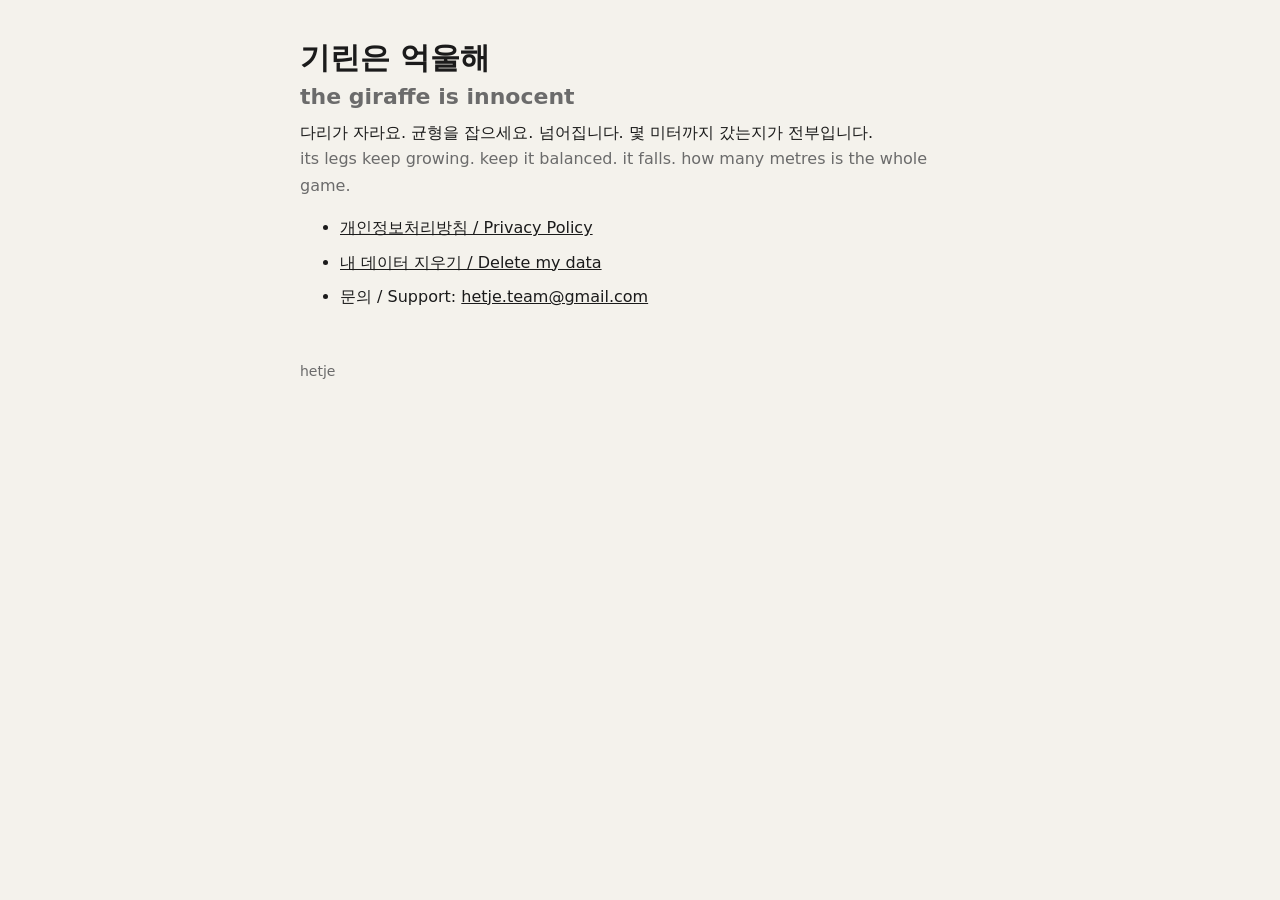
<file: growleg/index.html>
<!doctype html><html lang="ko"><head><meta charset="utf-8"><meta name="viewport" content="width=device-width,initial-scale=1">
<title>기린은 억울해 · the giraffe is innocent</title>
<link rel="stylesheet" href="style.css"></head><body><main>
<h1>기린은 억울해<br><span class="muted" style="font-size:22px">the giraffe is innocent</span></h1>
<p>다리가 자라요. 균형을 잡으세요. 넘어집니다. 몇 미터까지 갔는지가 전부입니다.<br>
<span class="muted">its legs keep growing. keep it balanced. it falls. how many metres is the whole game.</span></p>
<ul>
<li><a href="privacy.html">개인정보처리방침 / Privacy Policy</a></li>
<li><a href="delete.html">내 데이터 지우기 / Delete my data</a></li>
<li>문의 / Support: <a href="mailto:hetje.team@gmail.com">hetje.team@gmail.com</a></li>
</ul>
<footer>hetje</footer>
</main></body></html>
</file>
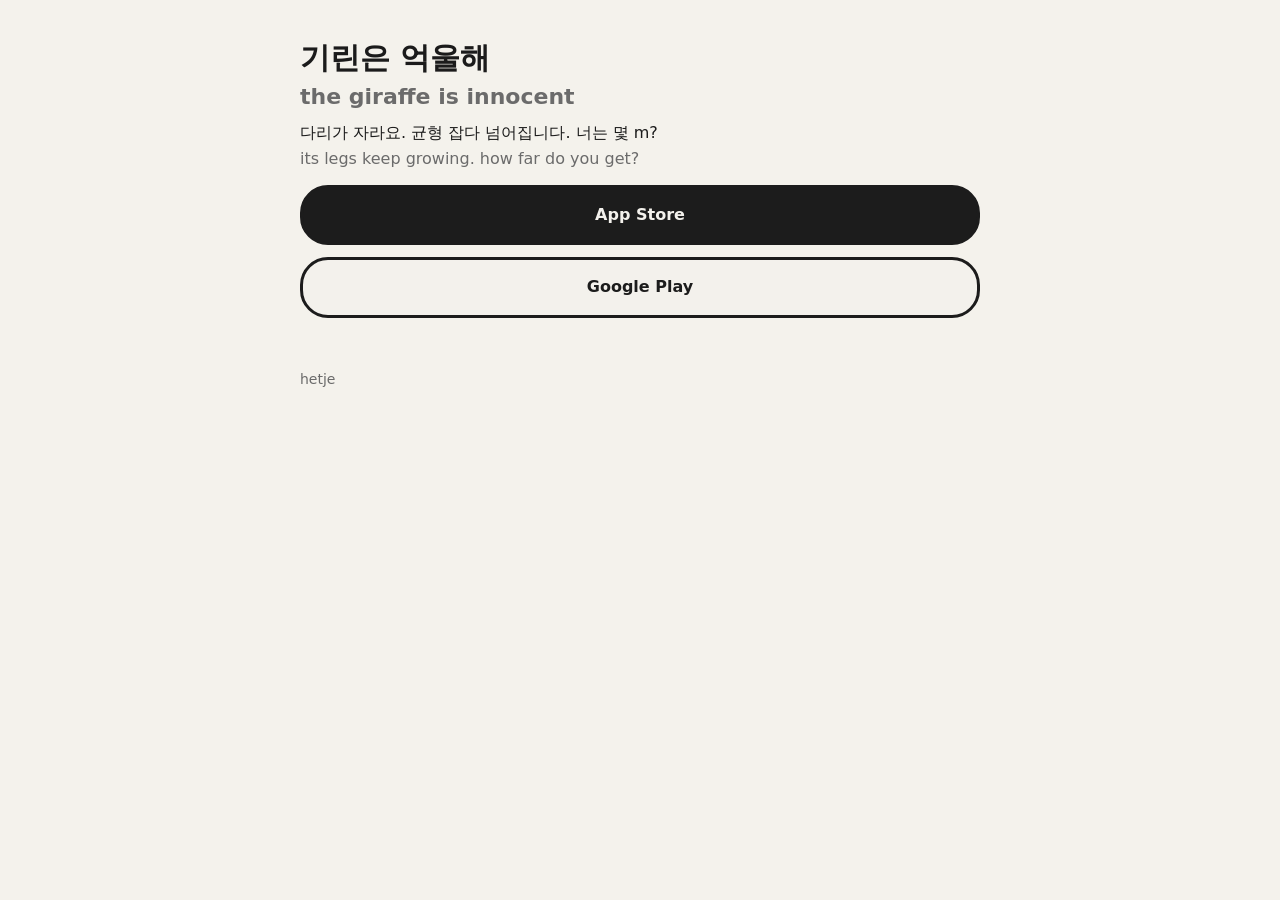
<file: growleg/go/index.html>
<!doctype html><html lang="ko"><head><meta charset="utf-8"><meta name="viewport" content="width=device-width,initial-scale=1">
<title>기린은 억울해 · 도전하러 가기</title>
<meta name="description" content="다리가 자라요. 균형 잡다 넘어집니다. 너는 몇 m?">
<meta property="og:type" content="website">
<meta property="og:title" content="기린은 억울해 - 다리가 자라요">
<meta property="og:description" content="다리가 자라요. 균형 잡다 넘어집니다. 너는 몇 m?">
<meta property="og:image" content="https://hetje-team.github.io/growleg/go/og.png">
<meta property="og:image:width" content="1024"><meta property="og:image:height" content="500">
<meta property="og:url" content="https://hetje-team.github.io/growleg/go/">
<meta name="twitter:card" content="summary_large_image">
<link rel="stylesheet" href="../style.css">
<style>.btn{display:block;margin:12px 0;padding:14px 18px;border:3px solid #1c1c1c;border-radius:28px;text-align:center;font-weight:700;text-decoration:none;color:#1c1c1c;background:#f3f1ec}.btn.main{background:#1c1c1c;color:#f3f1ec}</style>
<script>
(function(){
  var ios="https://apps.apple.com/app/id6814062068";
  var android="https://play.google.com/store/apps/details?id=com.hetje.growleg";
  var ua=navigator.userAgent||"";
  var isIOS=/iPhone|iPad|iPod/i.test(ua)||(/Macintosh/.test(ua)&&navigator.maxTouchPoints>1);
  var isAndroid=/Android/i.test(ua);
  if(isIOS){location.replace(ios);}else if(isAndroid){location.replace(android);}
})();
</script></head><body><main>
<h1>기린은 억울해<br><span class="muted" style="font-size:22px">the giraffe is innocent</span></h1>
<p>다리가 자라요. 균형 잡다 넘어집니다. 너는 몇 m?<br><span class="muted">its legs keep growing. how far do you get?</span></p>
<a class="btn main" href="https://apps.apple.com/app/id6814062068">App Store</a>
<a class="btn" href="https://play.google.com/store/apps/details?id=com.hetje.growleg">Google Play</a>
<footer>hetje</footer>
</main></body></html>
</file>
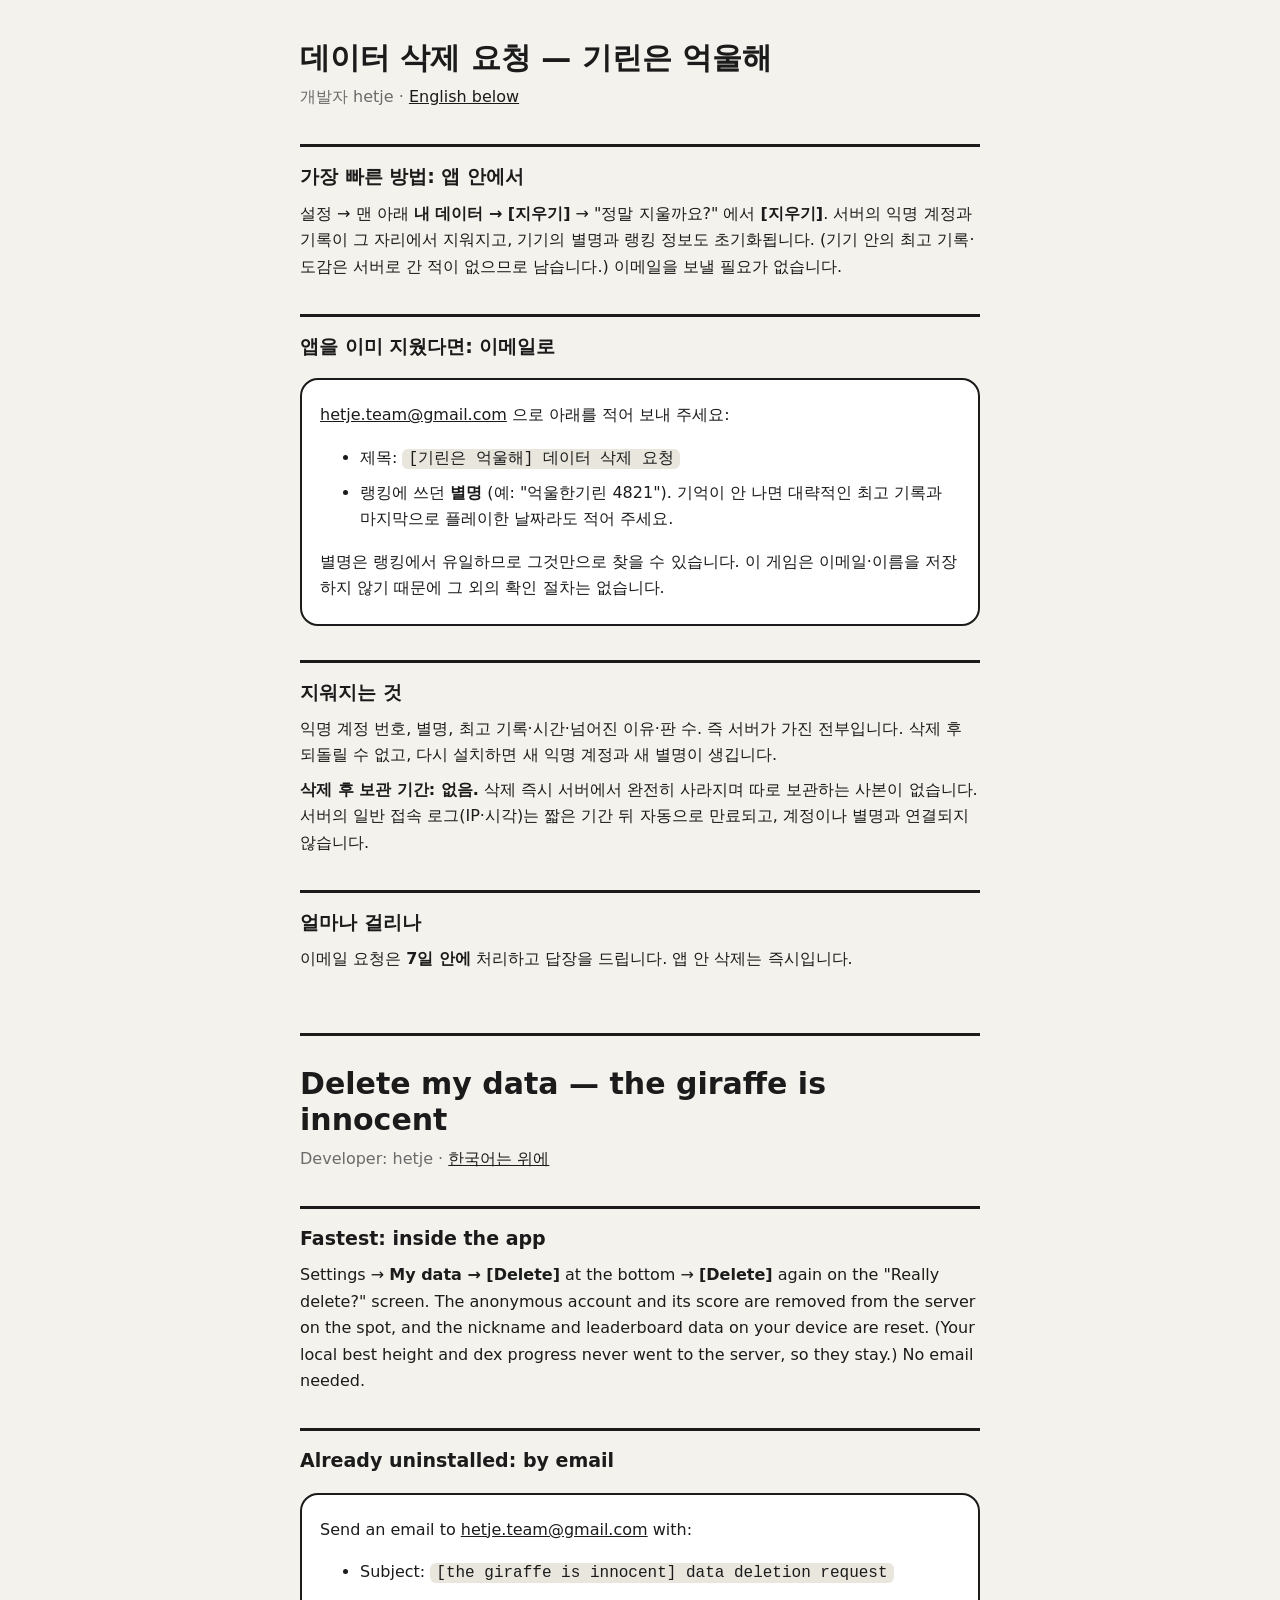
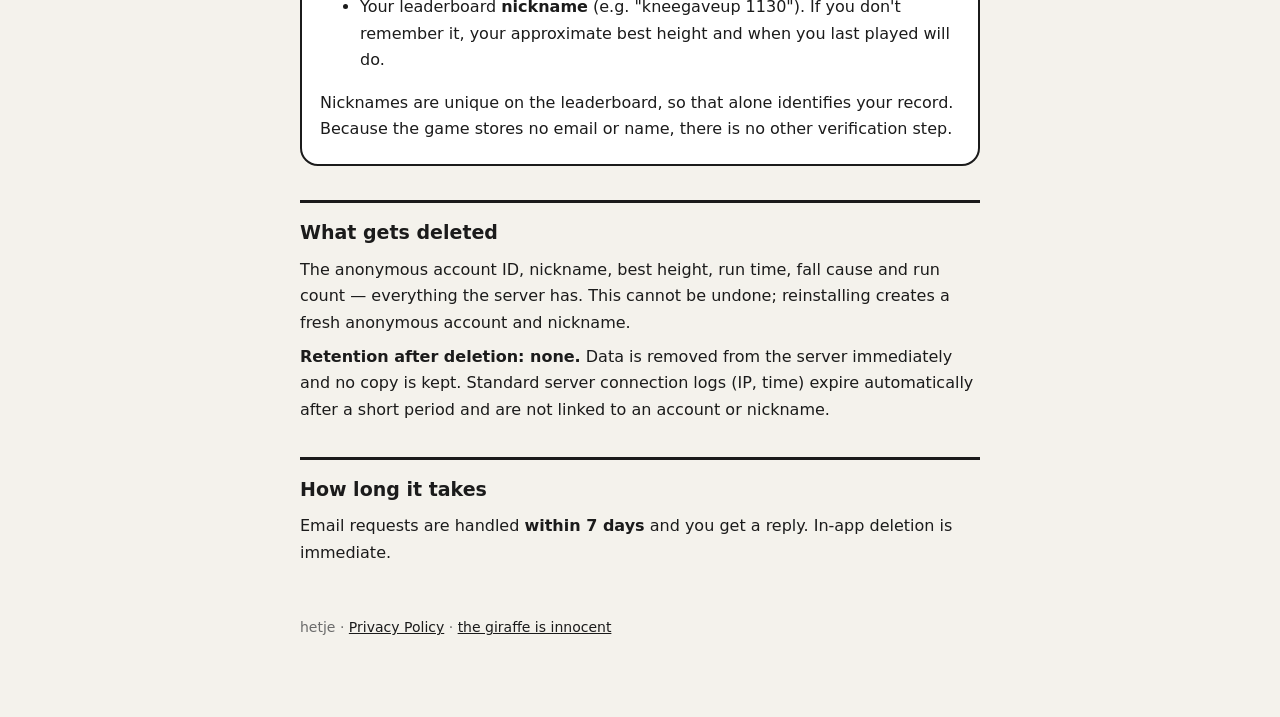
<file: growleg/delete.html>
<!doctype html><html lang="ko"><head><meta charset="utf-8"><meta name="viewport" content="width=device-width,initial-scale=1">
<title>기린은 억울해 · 데이터 삭제 요청 / Delete my data</title>
<link rel="stylesheet" href="style.css"></head><body><main>

<h1 id="ko">데이터 삭제 요청 — 기린은 억울해</h1>
<p class="muted">개발자 hetje · <a href="#en">English below</a></p>

<h2>가장 빠른 방법: 앱 안에서</h2>
<p>설정 → 맨 아래 <b>내 데이터 → [지우기]</b> → "정말 지울까요?" 에서 <b>[지우기]</b>. 서버의 익명 계정과 기록이 그 자리에서 지워지고, 기기의 별명과 랭킹 정보도 초기화됩니다. (기기 안의 최고 기록·도감은 서버로 간 적이 없으므로 남습니다.) 이메일을 보낼 필요가 없습니다.</p>

<h2>앱을 이미 지웠다면: 이메일로</h2>
<div class="box">
<p><a href="mailto:hetje.team@gmail.com?subject=%5B%EA%B8%B0%EB%A6%B0%EC%9D%80%20%EC%96%B5%EC%9A%B8%ED%95%B4%5D%20%EB%8D%B0%EC%9D%B4%ED%84%B0%20%EC%82%AD%EC%A0%9C%20%EC%9A%94%EC%B2%AD">hetje.team@gmail.com</a> 으로 아래를 적어 보내 주세요:</p>
<ul>
<li>제목: <code>[기린은 억울해] 데이터 삭제 요청</code></li>
<li>랭킹에 쓰던 <b>별명</b> (예: "억울한기린 4821"). 기억이 안 나면 대략적인 최고 기록과 마지막으로 플레이한 날짜라도 적어 주세요.</li>
</ul>
<p>별명은 랭킹에서 유일하므로 그것만으로 찾을 수 있습니다. 이 게임은 이메일·이름을 저장하지 않기 때문에 그 외의 확인 절차는 없습니다.</p>
</div>

<h2>지워지는 것</h2>
<p>익명 계정 번호, 별명, 최고 기록·시간·넘어진 이유·판 수. 즉 서버가 가진 전부입니다. 삭제 후 되돌릴 수 없고, 다시 설치하면 새 익명 계정과 새 별명이 생깁니다.</p>
<p><b>삭제 후 보관 기간: 없음.</b> 삭제 즉시 서버에서 완전히 사라지며 따로 보관하는 사본이 없습니다. 서버의 일반 접속 로그(IP·시각)는 짧은 기간 뒤 자동으로 만료되고, 계정이나 별명과 연결되지 않습니다.</p>

<h2>얼마나 걸리나</h2>
<p>이메일 요청은 <b>7일 안에</b> 처리하고 답장을 드립니다. 앱 안 삭제는 즉시입니다.</p>

<hr style="border:0;border-top:3px solid #1b1b1b;margin:60px 0 30px">

<h1 id="en">Delete my data — the giraffe is innocent</h1>
<p class="muted">Developer: hetje · <a href="#ko">한국어는 위에</a></p>

<h2>Fastest: inside the app</h2>
<p>Settings → <b>My data → [Delete]</b> at the bottom → <b>[Delete]</b> again on the "Really delete?" screen. The anonymous account and its score are removed from the server on the spot, and the nickname and leaderboard data on your device are reset. (Your local best height and dex progress never went to the server, so they stay.) No email needed.</p>

<h2>Already uninstalled: by email</h2>
<div class="box">
<p>Send an email to <a href="mailto:hetje.team@gmail.com?subject=%5Bthe%20giraffe%20is%20innocent%5D%20data%20deletion%20request">hetje.team@gmail.com</a> with:</p>
<ul>
<li>Subject: <code>[the giraffe is innocent] data deletion request</code></li>
<li>Your leaderboard <b>nickname</b> (e.g. "kneegaveup 1130"). If you don't remember it, your approximate best height and when you last played will do.</li>
</ul>
<p>Nicknames are unique on the leaderboard, so that alone identifies your record. Because the game stores no email or name, there is no other verification step.</p>
</div>

<h2>What gets deleted</h2>
<p>The anonymous account ID, nickname, best height, run time, fall cause and run count — everything the server has. This cannot be undone; reinstalling creates a fresh anonymous account and nickname.</p>
<p><b>Retention after deletion: none.</b> Data is removed from the server immediately and no copy is kept. Standard server connection logs (IP, time) expire automatically after a short period and are not linked to an account or nickname.</p>

<h2>How long it takes</h2>
<p>Email requests are handled <b>within 7 days</b> and you get a reply. In-app deletion is immediate.</p>

<footer>hetje · <a href="privacy.html">Privacy Policy</a> · <a href="index.html">the giraffe is innocent</a></footer>
</main></body></html>
</file>
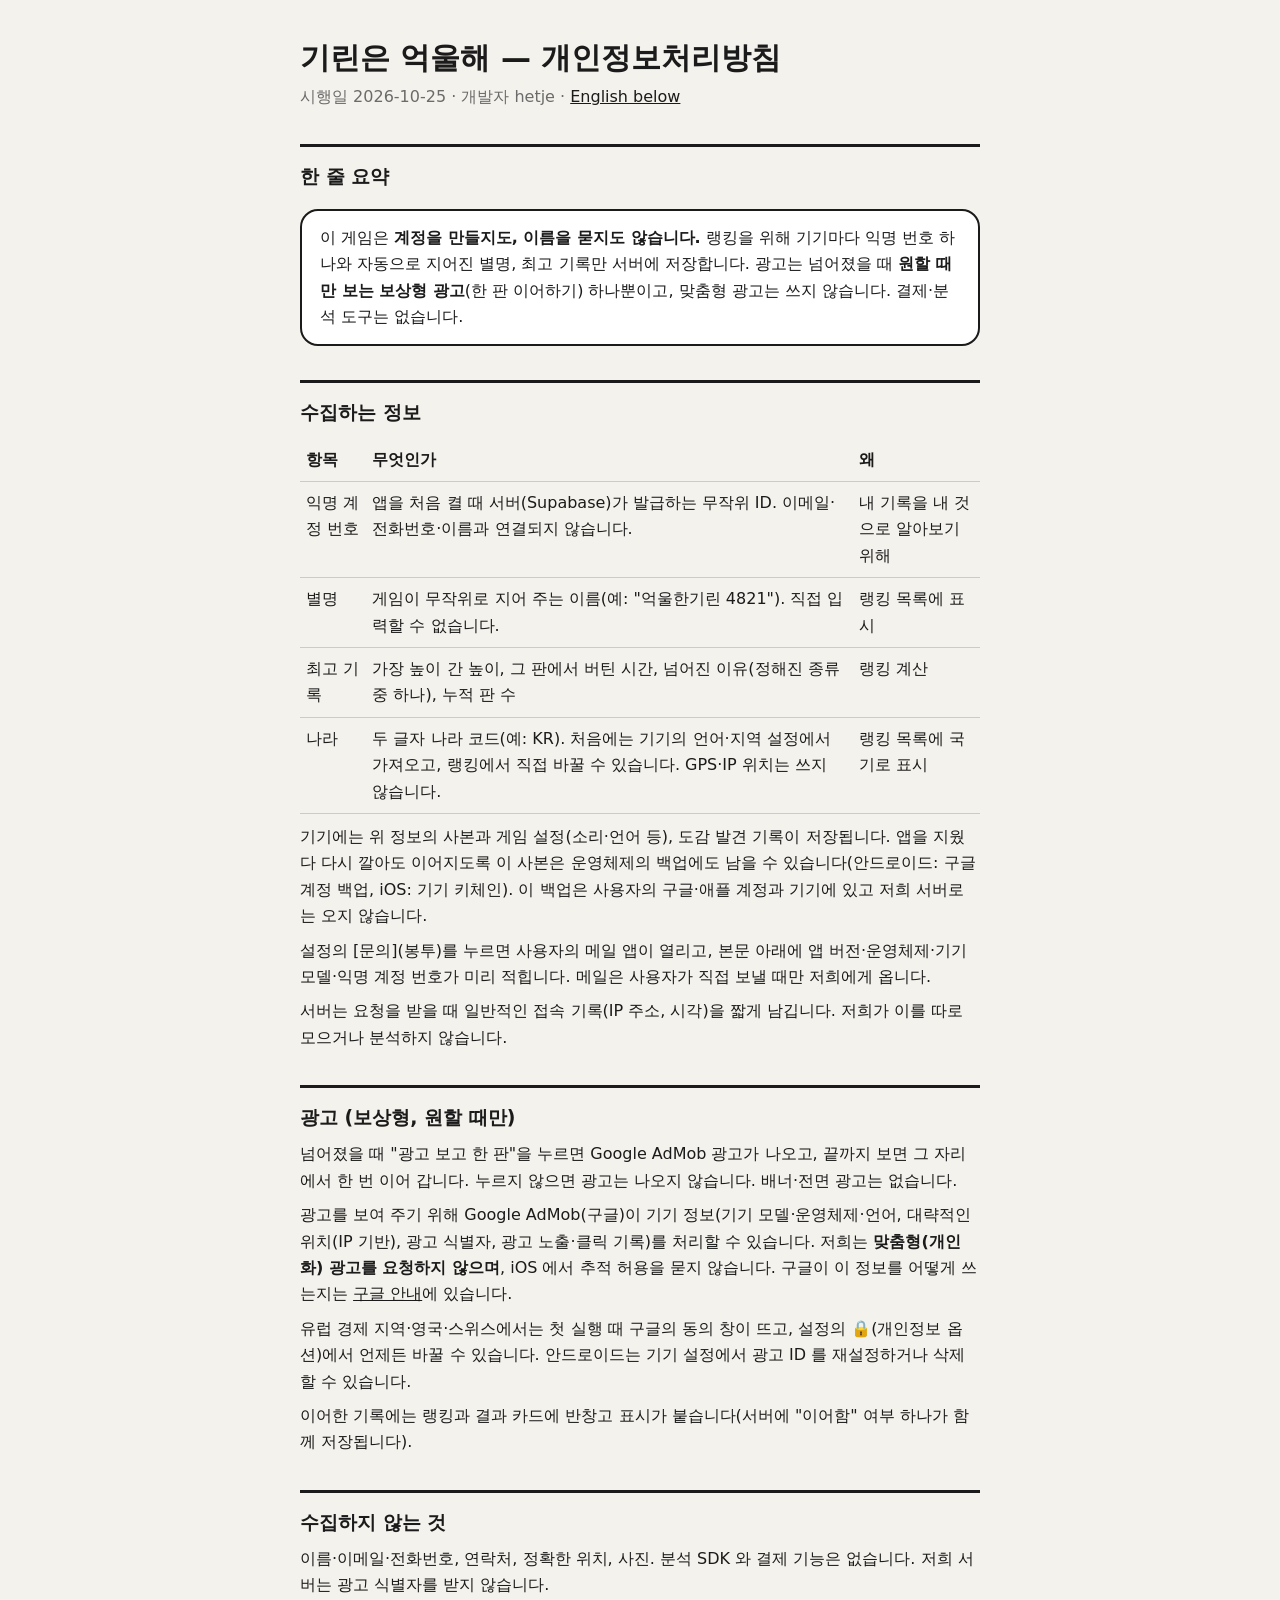
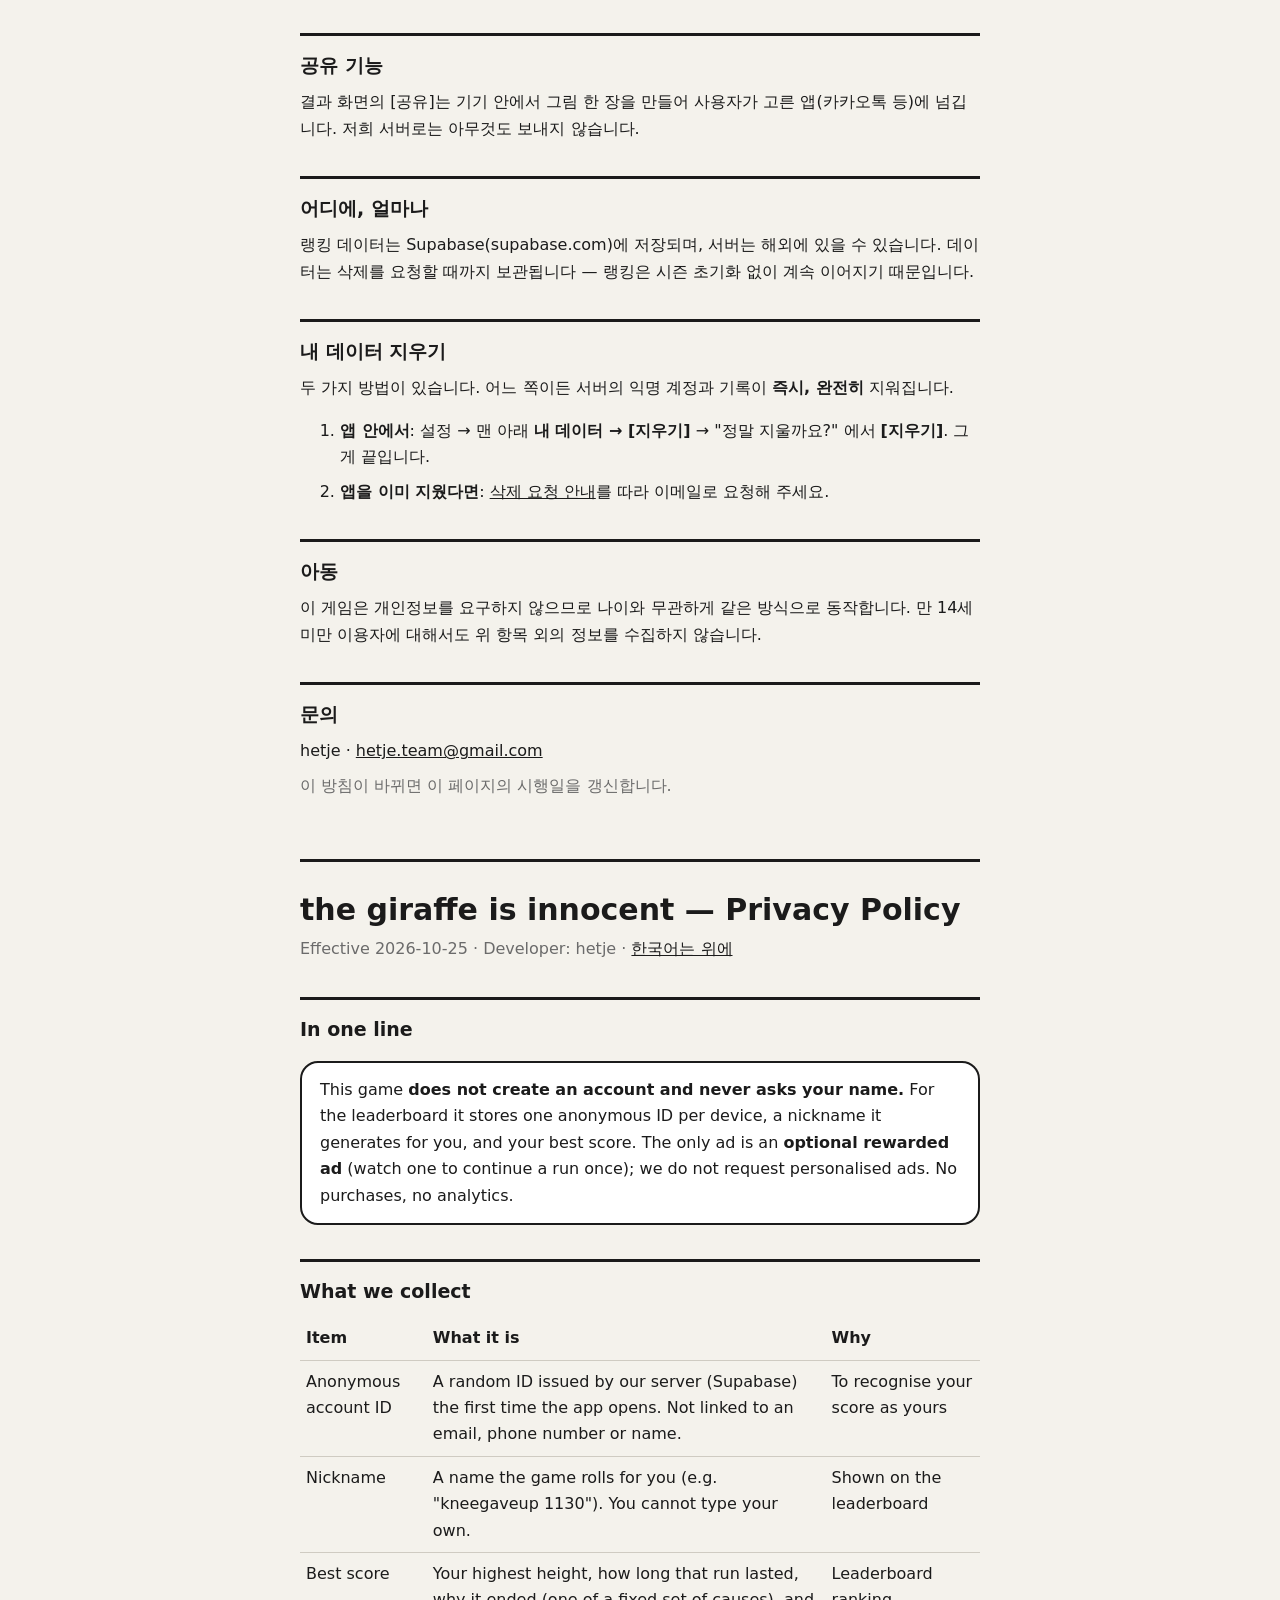
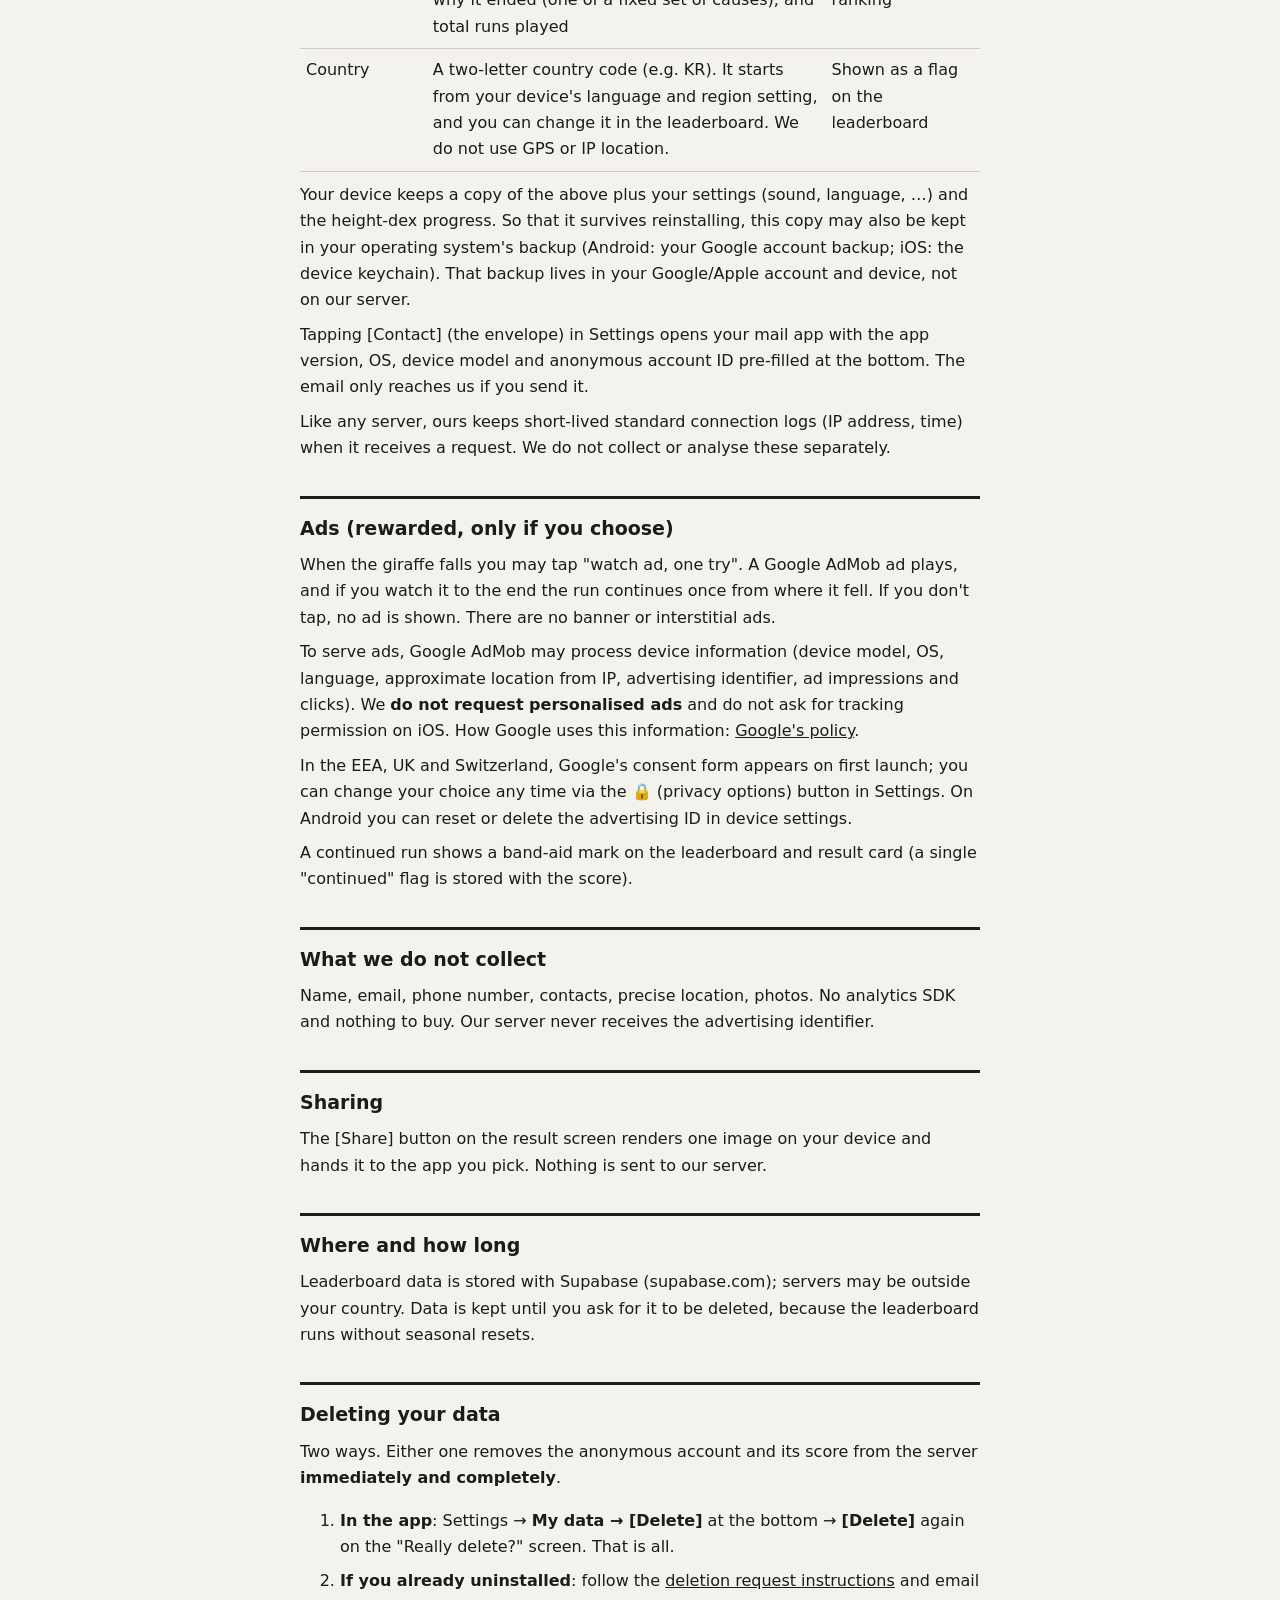
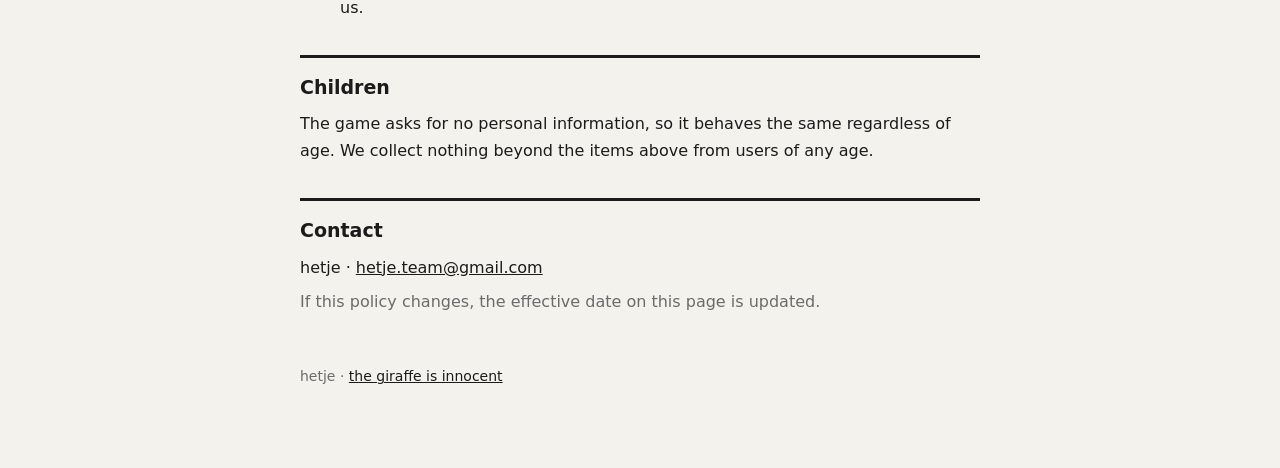
<file: growleg/privacy.html>
<!doctype html><html lang="ko"><head><meta charset="utf-8"><meta name="viewport" content="width=device-width,initial-scale=1">
<title>기린은 억울해 · 개인정보처리방침 / the giraffe is innocent · Privacy Policy</title>
<link rel="stylesheet" href="style.css"></head><body><main>

<h1 id="ko">기린은 억울해 — 개인정보처리방침</h1>
<p class="muted">시행일 2026-10-25 · 개발자 hetje · <a href="#en">English below</a></p>

<h2>한 줄 요약</h2>
<div class="box">이 게임은 <b>계정을 만들지도, 이름을 묻지도 않습니다.</b> 랭킹을 위해 기기마다 익명 번호 하나와 자동으로 지어진 별명, 최고 기록만 서버에 저장합니다. 광고는 넘어졌을 때 <b>원할 때만 보는 보상형 광고</b>(한 판 이어하기) 하나뿐이고, 맞춤형 광고는 쓰지 않습니다. 결제·분석 도구는 없습니다.</div>

<h2>수집하는 정보</h2>
<table>
<tr><th>항목</th><th>무엇인가</th><th>왜</th></tr>
<tr><td>익명 계정 번호</td><td>앱을 처음 켤 때 서버(Supabase)가 발급하는 무작위 ID. 이메일·전화번호·이름과 연결되지 않습니다.</td><td>내 기록을 내 것으로 알아보기 위해</td></tr>
<tr><td>별명</td><td>게임이 무작위로 지어 주는 이름(예: "억울한기린 4821"). 직접 입력할 수 없습니다.</td><td>랭킹 목록에 표시</td></tr>
<tr><td>최고 기록</td><td>가장 높이 간 높이, 그 판에서 버틴 시간, 넘어진 이유(정해진 종류 중 하나), 누적 판 수</td><td>랭킹 계산</td></tr>
<tr><td>나라</td><td>두 글자 나라 코드(예: KR). 처음에는 기기의 언어·지역 설정에서 가져오고, 랭킹에서 직접 바꿀 수 있습니다. GPS·IP 위치는 쓰지 않습니다.</td><td>랭킹 목록에 국기로 표시</td></tr>
</table>
<p>기기에는 위 정보의 사본과 게임 설정(소리·언어 등), 도감 발견 기록이 저장됩니다. 앱을 지웠다 다시 깔아도 이어지도록 이 사본은 운영체제의 백업에도 남을 수 있습니다(안드로이드: 구글 계정 백업, iOS: 기기 키체인). 이 백업은 사용자의 구글·애플 계정과 기기에 있고 저희 서버로는 오지 않습니다.</p>
<p>설정의 [문의](봉투)를 누르면 사용자의 메일 앱이 열리고, 본문 아래에 앱 버전·운영체제·기기 모델·익명 계정 번호가 미리 적힙니다. 메일은 사용자가 직접 보낼 때만 저희에게 옵니다.</p>
<p>서버는 요청을 받을 때 일반적인 접속 기록(IP 주소, 시각)을 짧게 남깁니다. 저희가 이를 따로 모으거나 분석하지 않습니다.</p>

<h2>광고 (보상형, 원할 때만)</h2>
<p>넘어졌을 때 "광고 보고 한 판"을 누르면 Google AdMob 광고가 나오고, 끝까지 보면 그 자리에서 한 번 이어 갑니다. 누르지 않으면 광고는 나오지 않습니다. 배너·전면 광고는 없습니다.</p>
<p>광고를 보여 주기 위해 Google AdMob(구글)이 기기 정보(기기 모델·운영체제·언어, 대략적인 위치(IP 기반), 광고 식별자, 광고 노출·클릭 기록)를 처리할 수 있습니다. 저희는 <b>맞춤형(개인화) 광고를 요청하지 않으며</b>, iOS 에서 추적 허용을 묻지 않습니다. 구글이 이 정보를 어떻게 쓰는지는 <a href="https://policies.google.com/technologies/partner-sites">구글 안내</a>에 있습니다.</p>
<p>유럽 경제 지역·영국·스위스에서는 첫 실행 때 구글의 동의 창이 뜨고, 설정의 🔒(개인정보 옵션)에서 언제든 바꿀 수 있습니다. 안드로이드는 기기 설정에서 광고 ID 를 재설정하거나 삭제할 수 있습니다.</p>
<p>이어한 기록에는 랭킹과 결과 카드에 반창고 표시가 붙습니다(서버에 "이어함" 여부 하나가 함께 저장됩니다).</p>

<h2>수집하지 않는 것</h2>
<p>이름·이메일·전화번호, 연락처, 정확한 위치, 사진. 분석 SDK 와 결제 기능은 없습니다. 저희 서버는 광고 식별자를 받지 않습니다.</p>

<h2>공유 기능</h2>
<p>결과 화면의 [공유]는 기기 안에서 그림 한 장을 만들어 사용자가 고른 앱(카카오톡 등)에 넘깁니다. 저희 서버로는 아무것도 보내지 않습니다.</p>

<h2>어디에, 얼마나</h2>
<p>랭킹 데이터는 Supabase(supabase.com)에 저장되며, 서버는 해외에 있을 수 있습니다. 데이터는 삭제를 요청할 때까지 보관됩니다 — 랭킹은 시즌 초기화 없이 계속 이어지기 때문입니다.</p>

<h2>내 데이터 지우기</h2>
<p>두 가지 방법이 있습니다. 어느 쪽이든 서버의 익명 계정과 기록이 <b>즉시, 완전히</b> 지워집니다.</p>
<ol>
<li><b>앱 안에서</b>: 설정 → 맨 아래 <b>내 데이터 → [지우기]</b> → "정말 지울까요?" 에서 <b>[지우기]</b>. 그게 끝입니다.</li>
<li><b>앱을 이미 지웠다면</b>: <a href="delete.html">삭제 요청 안내</a>를 따라 이메일로 요청해 주세요.</li>
</ol>

<h2>아동</h2>
<p>이 게임은 개인정보를 요구하지 않으므로 나이와 무관하게 같은 방식으로 동작합니다. 만 14세 미만 이용자에 대해서도 위 항목 외의 정보를 수집하지 않습니다.</p>

<h2>문의</h2>
<p>hetje · <a href="mailto:hetje.team@gmail.com">hetje.team@gmail.com</a></p>
<p class="muted">이 방침이 바뀌면 이 페이지의 시행일을 갱신합니다.</p>

<hr style="border:0;border-top:3px solid #1b1b1b;margin:60px 0 30px">

<h1 id="en">the giraffe is innocent — Privacy Policy</h1>
<p class="muted">Effective 2026-10-25 · Developer: hetje · <a href="#ko">한국어는 위에</a></p>

<h2>In one line</h2>
<div class="box">This game <b>does not create an account and never asks your name.</b> For the leaderboard it stores one anonymous ID per device, a nickname it generates for you, and your best score. The only ad is an <b>optional rewarded ad</b> (watch one to continue a run once); we do not request personalised ads. No purchases, no analytics.</div>

<h2>What we collect</h2>
<table>
<tr><th>Item</th><th>What it is</th><th>Why</th></tr>
<tr><td>Anonymous account ID</td><td>A random ID issued by our server (Supabase) the first time the app opens. Not linked to an email, phone number or name.</td><td>To recognise your score as yours</td></tr>
<tr><td>Nickname</td><td>A name the game rolls for you (e.g. "kneegaveup 1130"). You cannot type your own.</td><td>Shown on the leaderboard</td></tr>
<tr><td>Best score</td><td>Your highest height, how long that run lasted, why it ended (one of a fixed set of causes), and total runs played</td><td>Leaderboard ranking</td></tr>
<tr><td>Country</td><td>A two-letter country code (e.g. KR). It starts from your device's language and region setting, and you can change it in the leaderboard. We do not use GPS or IP location.</td><td>Shown as a flag on the leaderboard</td></tr>
</table>
<p>Your device keeps a copy of the above plus your settings (sound, language, …) and the height-dex progress. So that it survives reinstalling, this copy may also be kept in your operating system's backup (Android: your Google account backup; iOS: the device keychain). That backup lives in your Google/Apple account and device, not on our server.</p>
<p>Tapping [Contact] (the envelope) in Settings opens your mail app with the app version, OS, device model and anonymous account ID pre-filled at the bottom. The email only reaches us if you send it.</p>
<p>Like any server, ours keeps short-lived standard connection logs (IP address, time) when it receives a request. We do not collect or analyse these separately.</p>

<h2>Ads (rewarded, only if you choose)</h2>
<p>When the giraffe falls you may tap "watch ad, one try". A Google AdMob ad plays, and if you watch it to the end the run continues once from where it fell. If you don't tap, no ad is shown. There are no banner or interstitial ads.</p>
<p>To serve ads, Google AdMob may process device information (device model, OS, language, approximate location from IP, advertising identifier, ad impressions and clicks). We <b>do not request personalised ads</b> and do not ask for tracking permission on iOS. How Google uses this information: <a href="https://policies.google.com/technologies/partner-sites">Google's policy</a>.</p>
<p>In the EEA, UK and Switzerland, Google's consent form appears on first launch; you can change your choice any time via the 🔒 (privacy options) button in Settings. On Android you can reset or delete the advertising ID in device settings.</p>
<p>A continued run shows a band-aid mark on the leaderboard and result card (a single "continued" flag is stored with the score).</p>

<h2>What we do not collect</h2>
<p>Name, email, phone number, contacts, precise location, photos. No analytics SDK and nothing to buy. Our server never receives the advertising identifier.</p>

<h2>Sharing</h2>
<p>The [Share] button on the result screen renders one image on your device and hands it to the app you pick. Nothing is sent to our server.</p>

<h2>Where and how long</h2>
<p>Leaderboard data is stored with Supabase (supabase.com); servers may be outside your country. Data is kept until you ask for it to be deleted, because the leaderboard runs without seasonal resets.</p>

<h2>Deleting your data</h2>
<p>Two ways. Either one removes the anonymous account and its score from the server <b>immediately and completely</b>.</p>
<ol>
<li><b>In the app</b>: Settings → <b>My data → [Delete]</b> at the bottom → <b>[Delete]</b> again on the "Really delete?" screen. That is all.</li>
<li><b>If you already uninstalled</b>: follow the <a href="delete.html#en">deletion request instructions</a> and email us.</li>
</ol>

<h2>Children</h2>
<p>The game asks for no personal information, so it behaves the same regardless of age. We collect nothing beyond the items above from users of any age.</p>

<h2>Contact</h2>
<p>hetje · <a href="mailto:hetje.team@gmail.com">hetje.team@gmail.com</a></p>
<p class="muted">If this policy changes, the effective date on this page is updated.</p>

<footer>hetje · <a href="index.html">the giraffe is innocent</a></footer>
</main></body></html>
</file>
<file: growleg/style.css>
:root{color-scheme:light;--ink:#1b1b1b;--paper:#f4f2ec;--grey:#6b6b6b}
body{margin:0;background:var(--paper);color:var(--ink);font:16px/1.65 -apple-system,"Apple SD Gothic Neo","Noto Sans KR",system-ui,sans-serif}
main{max-width:680px;margin:0 auto;padding:40px 22px 80px}
h1{font-size:30px;line-height:1.2;margin:0 0 6px}
h2{font-size:19px;margin:34px 0 8px;padding-top:14px;border-top:3px solid var(--ink)}
p,li{margin:8px 0}small,.muted{color:var(--grey)}
a{color:var(--ink)}
.lang{display:flex;gap:8px;margin:14px 0 26px}
.lang a{border:2.5px solid var(--ink);border-radius:999px;padding:6px 16px;text-decoration:none;font-weight:600;background:#fff}
.lang a.on{background:var(--ink);color:#fff}
table{border-collapse:collapse;width:100%;margin:10px 0}
td,th{border-bottom:1.5px solid #cfcbc2;padding:8px 6px;text-align:left;vertical-align:top}
th{font-weight:700}
code{background:#e9e6de;padding:1px 6px;border-radius:6px}
.box{border:2.5px solid var(--ink);border-radius:18px;padding:14px 18px;margin:16px 0;background:#fff}
footer{margin-top:50px;color:var(--grey);font-size:14px}
</file>
